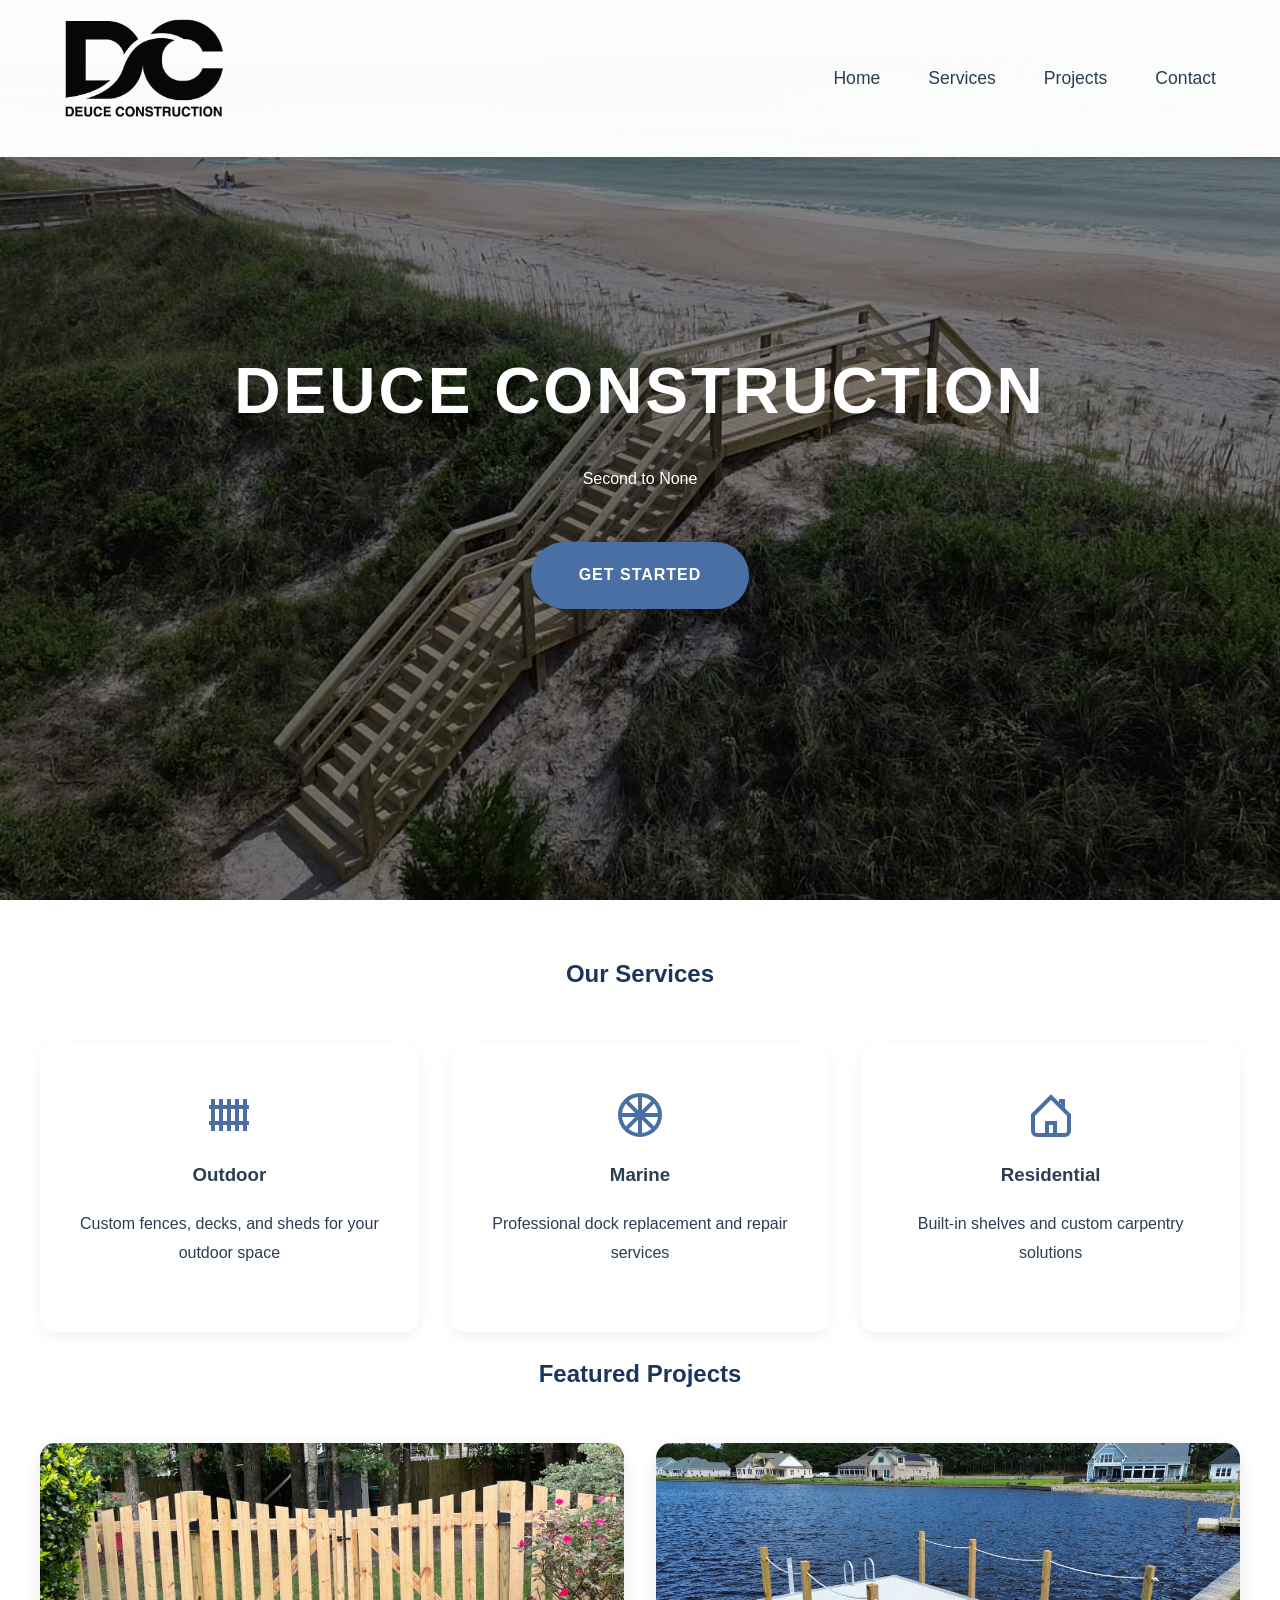
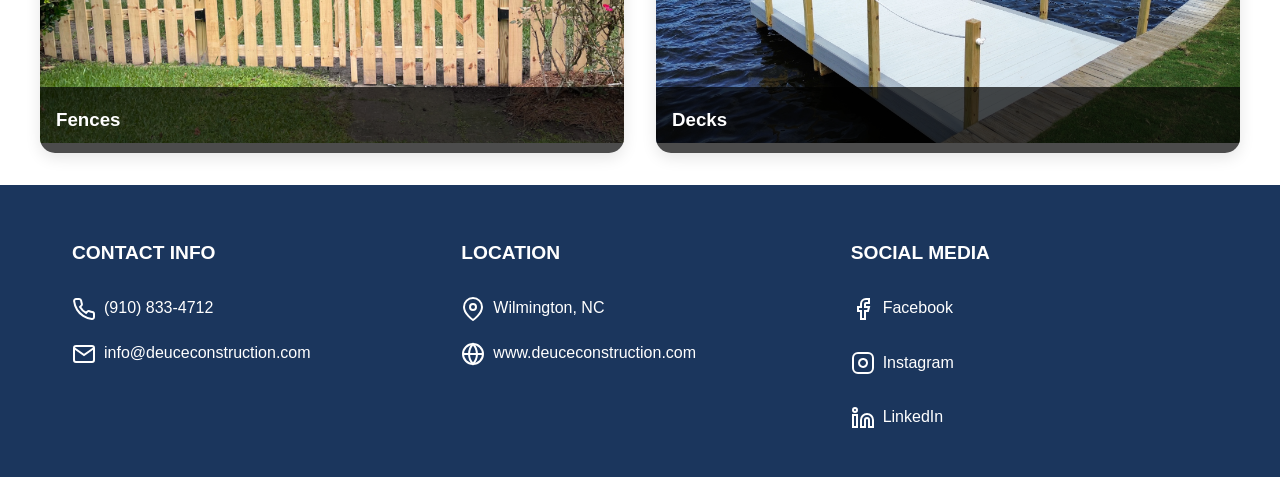
<file: index.html>
<!DOCTYPE html>
<html lang="en">
<head>
    <meta charset="UTF-8">
    <meta name="viewport" content="width=device-width, initial-scale=1.0">
    <title>Deuce Construction</title>
    <meta name="description" content="Deuce Construction - Second to None">
    <meta name="keywords" content="construction, carpentry, marine, outdoor, residential">
    <meta name="author" content="Deuce Construction">
    <link rel="icon" href="images/dc logo.png" type="image/png">
    <link rel="stylesheet" href="styles/main.css">
</head>
<body>
    <nav class="navbar">
        <div class="logo"><img src="images/dc logo.png" alt="DC" style="height: 100px; width: auto;"></div>
        <ul class="nav-links">
            <li><a href="#home">Home</a></li>
            <li><a href="#services">Services</a></li>
            <li><a href="#projects">Projects</a></li>
            <li><a href="#contact">Contact</a></li>
        </ul>
    </nav>

    <header id="home">
        <div class="hero-content">
            <h1>Deuce Construction</h1>
            <p>Second to None</p>
            <a href="#contact" class="cta-button">Get Started</a>
        </div>
    </header>

    <div class="container">
        <section id="services" class="services-section">
            <h2>Our Services</h2>
            <div class="services-grid">
                <div class="service-card">
                    <svg class="icon" viewBox="0 0 24 24" fill="none" stroke="currentColor" stroke-width="2">
                        <path d="M4 4v16M8 4v16M12 4v16M16 4v16M20 4v16"/>
                        <path d="M2 8h20M2 16h20"/>
                    </svg>
                    <h3>Outdoor</h3>
                    <p>Custom fences, decks, and sheds for your outdoor space</p>
                </div>
                <div class="service-card">
                    <svg class="icon" viewBox="0 0 24 24" fill="none" stroke="currentColor" stroke-width="2">
                        <path d="M12 2v20M2 12h20M4.93 4.93l14.14 14.14M19.07 4.93L4.93 19.07"/>
                        <circle cx="12" cy="12" r="10"/>
                    </svg>
                    <h3>Marine</h3>
                    <p>Professional dock replacement and repair services</p>
                </div>
                <div class="service-card">
                    <svg class="icon" viewBox="0 0 24 24" fill="none" stroke="currentColor" stroke-width="2">
                        <path d="M3 12l9-9 9 9v8a2 2 0 01-2 2H5a2 2 0 01-2-2v-8z"/>
                        <path d="M14 22v-6h-4v6"/>
                        <path d="M16 5h2v4"/>
                    </svg>
                    <h3>Residential</h3>
                    <p>Built-in shelves and custom carpentry solutions</p>
                </div>
            </div>
        </section>

        <section id="projects" class="projects-section">
            <h2>Featured Projects</h2>
            <div class="project-grid">
                <div class="project-card">
                    <img src="images/gate.jpg" alt="Rounded fence gate">
                    <h3>Fences</h3>
                </div>
                <div class="project-card">
                    <img src="images/white_dock.JPG" alt="White Dock">
                    <h3>Decks</h3>
                </div>
            </div>
        </section>
    </div>

    <footer id="contact">
        <div class="container">
            <div class="footer-content">
                <div class="footer-column">
                    <h3>CONTACT INFO</h3>
                    <p>
                        <svg class="icon" viewBox="0 0 24 24" fill="none" stroke="currentColor" stroke-width="2">
                            <path d="M22 16.92v3a2 2 0 01-2.18 2 19.79 19.79 0 01-8.63-3.07 19.5 19.5 0 01-6-6 19.79 19.79 0 01-3.07-8.67A2 2 0 014.11 2h3a2 2 0 012 1.72 12.84 12.84 0 00.7 2.81 2 2 0 01-.45 2.11L8.09 9.91a16 16 0 006 6l1.27-1.27a2 2 0 012.11-.45 12.84 12.84 0 002.81.7A2 2 0 0122 16.92z"/>
                        </svg>
                        <a href="tel:9108334712">(910) 833-4712</a>
                    </p>
                    <p>
                        <svg class="icon" viewBox="0 0 24 24" fill="none" stroke="currentColor" stroke-width="2">
                            <path d="M4 4h16c1.1 0 2 .9 2 2v12c0 1.1-.9 2-2 2H4c-1.1 0-2-.9-2-2V6c0-1.1.9-2 2-2z"/>
                            <polyline points="22,6 12,13 2,6"/>
                        </svg>
                        <a href="mailto:info@deuceconstruction.com">info@deuceconstruction.com</a>
                    </p>
                </div>
                <div class="footer-column">
                    <h3>LOCATION</h3>
                    <p>
                        <svg class="icon" viewBox="0 0 24 24" fill="none" stroke="currentColor" stroke-width="2">
                            <path d="M21 10c0 7-9 13-9 13s-9-6-9-13a9 9 0 0118 0z"/>
                            <circle cx="12" cy="10" r="3"/>
                        </svg>
                        Wilmington, NC
                    </p>
                    <p>
                        <svg class="icon" viewBox="0 0 24 24" fill="none" stroke="currentColor" stroke-width="2">
                            <circle cx="12" cy="12" r="10"/>
                            <path d="M2 12h20"/>
                            <path d="M12 2a15.3 15.3 0 014 10 15.3 15.3 0 01-4 10 15.3 15.3 0 01-4-10 15.3 15.3 0 014-10z"/>
                        </svg>
                        <a href="https://www.deuceconstruction.com" target="_blank">www.deuceconstruction.com</a>
                    </p>
                </div>
                <div class="footer-column">
                    <h3>SOCIAL MEDIA</h3>
                    <div class="social-icons">
                        <a href="https://www.facebook.com/deuceconstruction" target="_blank">
                            <svg class="icon" viewBox="0 0 24 24" fill="none" stroke="currentColor" stroke-width="2">
                                <path d="M18 2h-3a5 5 0 00-5 5v3H7v4h3v8h4v-8h3l1-4h-4V7a1 1 0 011-1h3z"/>
                            </svg>
                            Facebook
                        </a>
                        <a href="https://www.instagram.com/deuceconstruction" target="_blank">
                            <svg class="icon" viewBox="0 0 24 24" fill="none" stroke="currentColor" stroke-width="2">
                                <rect x="2" y="2" width="20" height="20" rx="5" ry="5"/>
                                <path d="M16 11.37A4 4 0 1112.63 8 4 4 0 0116 11.37z"/>
                                <line x1="17.5" y1="6.5" x2="17.51" y2="6.5"/>
                            </svg>
                            Instagram
                        </a>
                        <a href="https://www.linkedin.com/company/deuceconstruction" target="_blank">
                            <svg class="icon" viewBox="0 0 24 24" fill="none" stroke="currentColor" stroke-width="2">
                                <path d="M16 8a6 6 0 016 6v7h-4v-7a2 2 0 00-2-2 2 2 0 00-2 2v7h-4v-7a6 6 0 016-6z"/>
                                <rect x="2" y="9" width="4" height="12"/>
                                <circle cx="4" cy="4" r="2"/>
                            </svg>
                            LinkedIn
                        </a>
                    </div>
                </div>
            </div>
        </div>
    </footer>

</body>
</html>
</file>
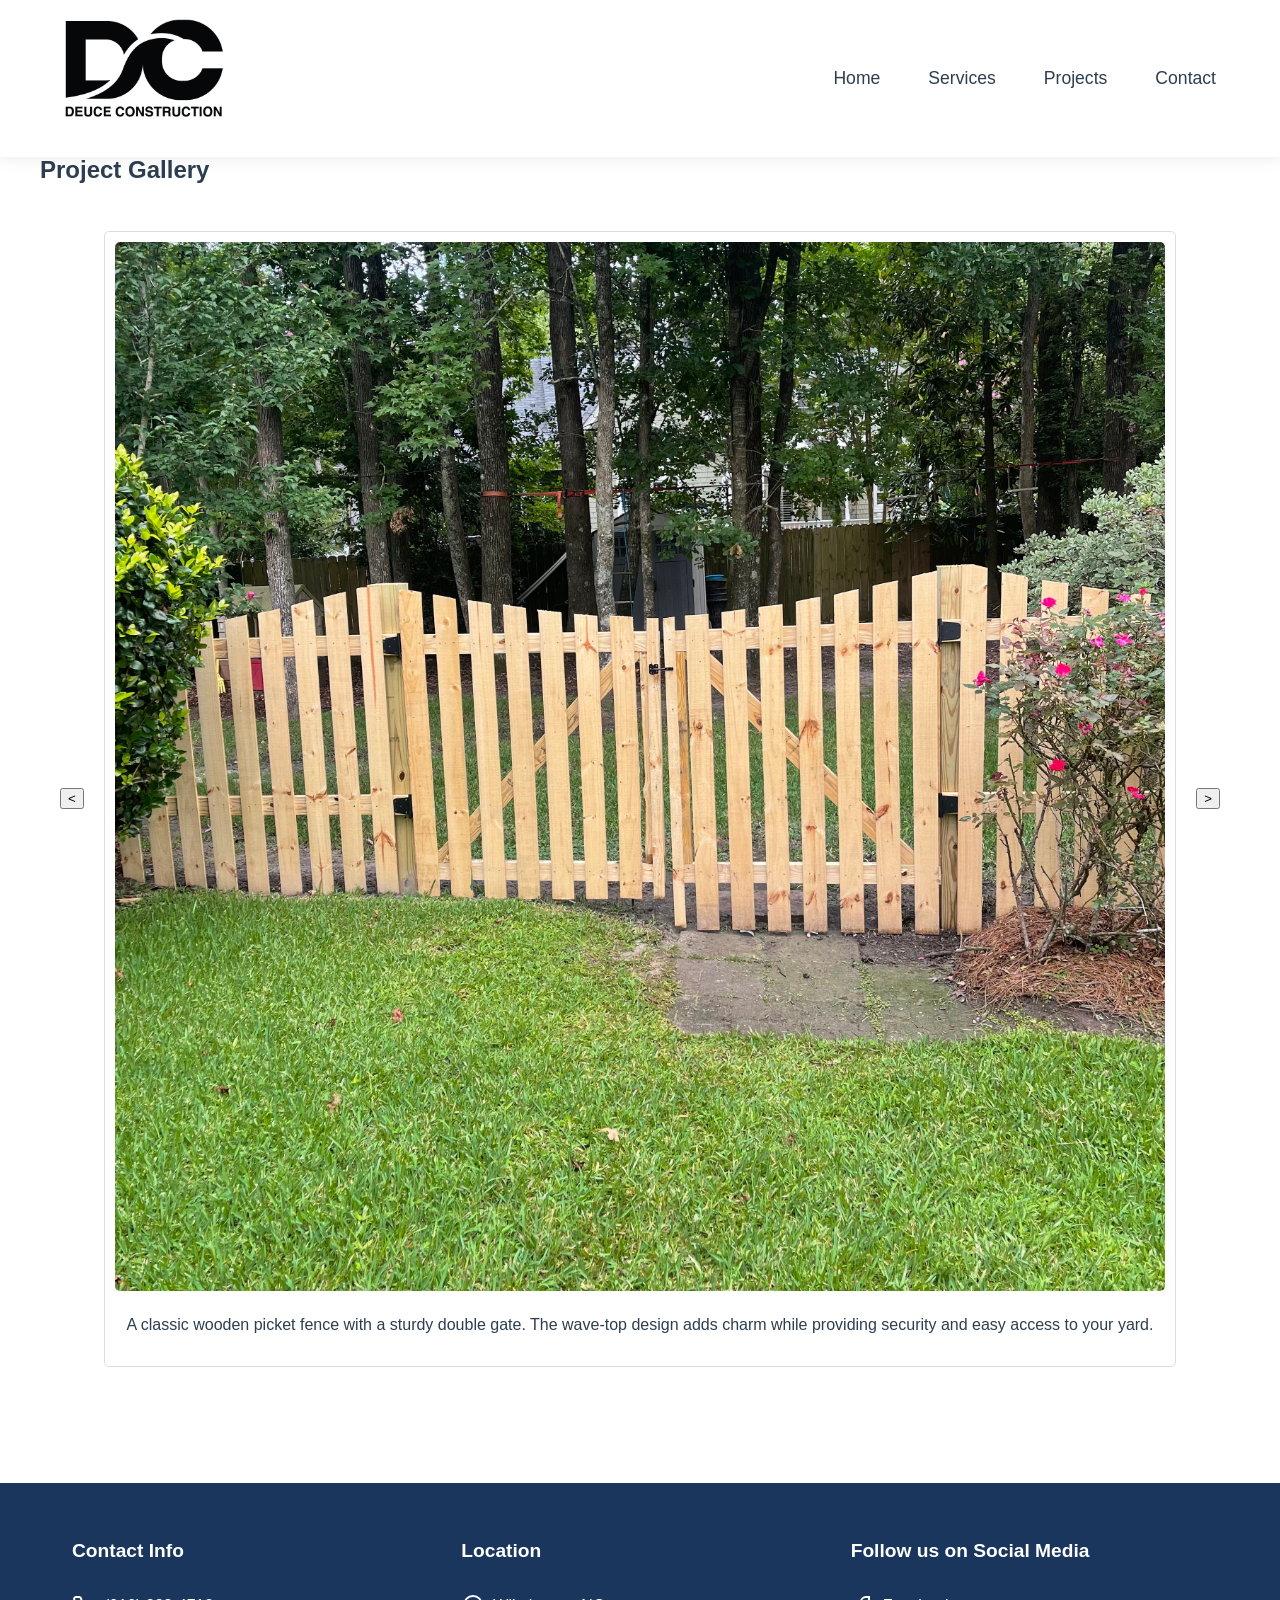
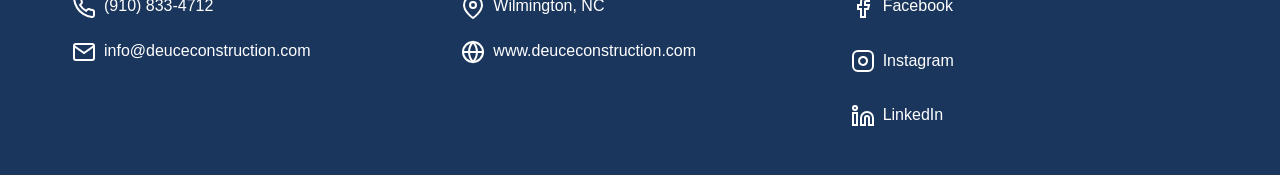
<file: projects.html>
<!DOCTYPE html>
<html lang="en">
<head>
    <meta charset="UTF-8">
    <meta name="viewport" content="width=device-width, initial-scale=1.0">
    <title>Project Gallery - Deuce Construction</title>
    <meta name="description" content="Deuce Construction - Second to None">
    <meta name="keywords" content="construction, carpentry, marine, outdoor, residential">
    <meta name="author" content="Deuce Construction">
    <link rel="icon" href="images/dc logo.png" type="image/png">
    <link rel="stylesheet" href="styles/main.css">
    <style>
        .gallery {
            display: grid;
            grid-template-columns: repeat(auto-fit, minmax(300px, 1fr));
            gap: 20px;
            padding: 20px;
        }
        .gallery-item {
            border: 1px solid #ddd;
            padding: 10px;
            border-radius: 5px;
        }
        .gallery-item img {
            width: 100%;
            height: auto;
            border-radius: 5px;
        }
        .gallery-item p {
            margin-top: 10px;
            text-align: center;
        }
        .gallery-section {
            padding: 6rem 0 4rem 0;
        }
    </style>
</head>
<body>
    <nav class="navbar">
        <div class="logo"><img src="images/dc logo.png" alt="DC" style="height: 100px; width: auto;"></div>
        <ul class="nav-links">
            <li><a href="index.html">Home</a></li>
            <li><a href="index.html#services">Services</a></li>
            <li><a href="projects.html">Projects</a></li>
            <li><a href="#contact">Contact</a></li>
        </ul>
    </nav>

    <div class="container">
        <section class="gallery-section">
            <h1>Project Gallery</h1>
            <div class="gallery" style="display: flex; align-items: center;">
                <button class="nav-button prev" onclick="showPrevious()">&lt;</button>
                <div class="gallery-item" style="display: none;">
                    <img src="images/gate.jpg" alt="Project one">
                    <p>A classic wooden picket fence with a sturdy double gate. The wave-top design adds charm while providing security and easy access to your yard.</p>
                </div>
                <div class="gallery-item" style="display: none;">
                    <img src="images/small_deck.JPG" alt="Project two">
                    <p>This compact waterfront deck is built with durable composite decking for a clean, low-maintenance finish. A built-in bench with simple horizontal slats provides comfortable seating</p>
                </div>
                <button class="nav-button next" onclick="showNext()">&gt;</button>
            </div>
        </section>
    </div>
    <script>
        let currentIndex = 0;
        const items = document.querySelectorAll('.gallery-item');
        
        function showItem(index) {
            items.forEach(item => item.style.display = 'none');
            items[index].style.display = 'block';
        }
        
        function showNext() {
            currentIndex = (currentIndex + 1) % items.length;
            showItem(currentIndex);
        }
        
        function showPrevious() {
            currentIndex = (currentIndex - 1 + items.length) % items.length;
            showItem(currentIndex);
        }
        
        // Show first item initially
        showItem(0);
    </script>

    <footer id="contact">
        <div class="container">
            <div class="footer-content">
                <div class="footer-column">
                    <h3>Contact Info</h3>
                    <p>
                        <svg class="icon" viewBox="0 0 24 24" fill="none" stroke="currentColor" stroke-width="2">
                            <path d="M22 16.92v3a2 2 0 01-2.18 2 19.79 19.79 0 01-8.63-3.07 19.5 19.5 0 01-6-6 19.79 19.79 0 01-3.07-8.67A2 2 0 014.11 2h3a2 2 0 012 1.72 12.84 12.84 0 00.7 2.81 2 2 0 01-.45 2.11L8.09 9.91a16 16 0 006 6l1.27-1.27a2 2 0 012.11-.45 12.84 12.84 0 002.81.7A2 2 0 0122 16.92z"/>
                        </svg>
                        <a href="tel:9108334712">(910) 833-4712</a>
                    </p>
                    <p>
                        <svg class="icon" viewBox="0 0 24 24" fill="none" stroke="currentColor" stroke-width="2">
                            <path d="M4 4h16c1.1 0 2 .9 2 2v12c0 1.1-.9 2-2 2H4c-1.1 0-2-.9-2-2V6c0-1.1.9-2 2-2z"/>
                            <polyline points="22,6 12,13 2,6"/>
                        </svg>
                        <a href="mailto:info@deuceconstruction.com">info@deuceconstruction.com</a>
                    </p>
                </div>
                <div class="footer-column">
                    <h3>Location</h3>
                    <p>
                        <svg class="icon" viewBox="0 0 24 24" fill="none" stroke="currentColor" stroke-width="2">
                            <path d="M21 10c0 7-9 13-9 13s-9-6-9-13a9 9 0 0118 0z"/>
                            <circle cx="12" cy="10" r="3"/>
                        </svg>
                        Wilmington, NC
                    </p>
                    <p>
                        <svg class="icon" viewBox="0 0 24 24" fill="none" stroke="currentColor" stroke-width="2">
                            <circle cx="12" cy="12" r="10"/>
                            <path d="M2 12h20"/>
                            <path d="M12 2a15.3 15.3 0 014 10 15.3 15.3 0 01-4 10 15.3 15.3 0 01-4-10 15.3 15.3 0 014-10z"/>
                        </svg>
                        <a href="https://www.deuceconstruction.com" target="_blank">www.deuceconstruction.com</a>
                    </p>
                </div>
                <div class="footer-column">
                    <h3>Follow us on Social Media</h3>
                  
                    <div class="social-icons">
                        <a href="https://www.facebook.com/deuceconstruction" target="_blank">
                            <svg class="icon" viewBox="0 0 24 24" fill="none" stroke="currentColor" stroke-width="2">
                                <path d="M18 2h-3a5 5 0 00-5 5v3H7v4h3v8h4v-8h3l1-4h-4V7a1 1 0 011-1h3z"/>
                            </svg>
                            Facebook
                        </a>
                        <a href="https://www.instagram.com/deuceconstruction" target="_blank">
                            <svg class="icon" viewBox="0 0 24 24" fill="none" stroke="currentColor" stroke-width="2">
                                <rect x="2" y="2" width="20" height="20" rx="5" ry="5"/>
                                <path d="M16 11.37A4 4 0 1112.63 8 4 4 0 0116 11.37z"/>
                                <line x1="17.5" y1="6.5" x2="17.51" y2="6.5"/>
                            </svg>
                            Instagram
                        </a>
                        <a href="https://www.linkedin.com/in/DeuceConstruction" target="_blank">
                            <svg class="icon" viewBox="0 0 24 24" fill="none" stroke="currentColor" stroke-width="2">
                                <path d="M16 8a6 6 0 016 6v7h-4v-7a2 2 0 00-2-2 2 2 0 00-2 2v7h-4v-7a6 6 0 016-6z"/>
                                <rect x="2" y="9" width="4" height="12"/>
                                <circle cx="4" cy="4" r="2"/>
                            </svg>
                            LinkedIn
                        </a>
                    </div>
                </div>
            </div>
        </div>
    </footer>
</body>
</html>
</file>
<file: styles/main.css>
:root {
    --primary-color: #1B365D;    /* Navy blue */
    --secondary-color: #ffffff;   /* White */
    --accent-color: #4A6FA5;     /* Lighter navy blue */
    --text-color: #2C3E50;       /* Dark gray-blue */
    --gray-light: #F5F7FA;       /* Light gray */
    --gray-dark: #2F4356;        /* Dark gray-blue */
    --transition: all 0.3s ease-in-out;
}

body {
    font-family: 'Poppins', sans-serif;
    line-height: 1.8;
    margin: 0;
    padding: 0;
    color: var(--text-color);
    scroll-behavior: smooth;
}

.navbar {
    position: fixed;
    width: 100%;
    background: rgba(255, 255, 255, 0.98);
    padding: 1.2rem 0;
    box-shadow: 0 2px 15px rgba(0,0,0,0.08);
    z-index: 1000;
    transition: var(--transition);
    display: flex;
    justify-content: space-between;
    align-items: center;
}

.navbar .logo {
    font-size: 2rem;
    font-weight: 700;
    color: var(--primary-color);
    margin-left: 4rem;
    text-transform: uppercase;
    letter-spacing: 2px;
}

.nav-links {
    display: flex;
    list-style: none;
    margin-right: 4rem;
    gap: 3rem;
    align-items: center;
}

.nav-links a {
    text-decoration: none;
    color: var(--text-color);
    font-weight: 500;
    font-size: 1.1rem;
    transition: var(--transition);
    position: relative;
}

.nav-links a::after {
    content: '';
    position: absolute;
    bottom: -5px;
    left: 0;
    width: 0;
    height: 2px;
    background: var(--accent-color);
    transition: var(--transition);
}

.nav-links a:hover::after {
    width: 100%;
}

header {
    background: linear-gradient(rgba(0,0,0,0.5), rgba(0,0,0,0.5)), url('../images/dune_bridge1.PNG');
    background-size: cover;
    background-position: center;
    background-repeat: no-repeat;
    height: 100vh;
    display: flex;
    align-items: center;
    justify-content: center;
    text-align: center;
    color: white;
}

.hero-content {
    padding: 2rem;
    animation: fadeIn 1s ease-in;
}

.hero-content h1 {
    font-size: 4rem;
    font-weight: 700;
    margin-bottom: 1rem;
    text-transform: uppercase;
    letter-spacing: 3px;
}

.cta-button {
    display: inline-block;
    padding: 1.2rem 3rem;
    background-color: var(--accent-color);
    color: white;
    text-decoration: none;
    border-radius: 50px;
    font-weight: 600;
    margin-top: 2rem;
    transition: var(--transition);
    text-transform: uppercase;
    letter-spacing: 1px;
}

.cta-button:hover {
    transform: translateY(-3px);
    box-shadow: 0 10px 20px rgba(0,0,0,0.2);
    background-color: #d35400;
}

.container {
    max-width: 1200px;
    margin: 0 auto;
    padding: 2rem 2rem;
}

.services-grid {
    display: grid;
    grid-template-columns: repeat(auto-fit, minmax(300px, 1fr));
    gap: 2rem;
    margin-top: 3rem;
}

.service-card {
    background: var(--secondary-color);
    padding: 3rem 2rem;
    border-radius: 15px;
    text-align: center;
    transition: var(--transition);
    box-shadow: 0 5px 15px rgba(0,0,0,0.05);
}

.service-card:hover {
    transform: translateY(-10px);
    box-shadow: 0 15px 30px rgba(0,0,0,0.1);
}

.service-card:hover .icon {
    transform: scale(1.1);
    transition: var(--transition);
}

.service-card i {
    font-size: 3rem;
    color: var(--accent-color);
    margin-bottom: 1.5rem;
}

.icon {
    width: 48px;
    height: 48px;
    margin: 0 auto 1rem;
    display: block;
    stroke: var(--accent-color);
}

.project-grid {
    display: grid;
    grid-template-columns: repeat(auto-fit, minmax(350px, 1fr));
    gap: 2rem;
    margin-top: 3rem;
}

.project-card {
    position: relative;
    overflow: hidden;
    border-radius: 15px;
    box-shadow: 0 5px 15px rgba(0,0,0,0.1);
    transition: var(--transition);
}

.project-card:hover {
    transform: translateY(-5px);
    box-shadow: 0 15px 30px rgba(0,0,0,0.2);
}

.project-card img {
    width: 100%;
    height: 300px;
    object-fit: cover;
    transition: var(--transition);
}

.project-card:hover img {
    transform: scale(1.1);
}

.project-card h3 {
    position: absolute;
    bottom: 0;
    width: 100%;
    padding: 1rem;
    background: rgba(0,0,0,0.7);
    color: white;
    margin: 0;
}

footer {
    background-color: var(--primary-color);
    color: white;
    padding: 0 0;
}

.footer-content {
    display: grid;
    grid-template-columns: repeat(3, 1fr);
    gap: 2rem;
    max-width: 1200px;
    margin: 0 auto;
    padding: 0 2rem;
}

.footer-column {
    text-align: left;
}

.footer-column h3 {
    color: var(--secondary-color);
    margin-bottom: 1.5rem;
    font-size: 1.2rem;
}

.footer-column p {
    display: flex;
    align-items: center;
    gap: 0.5rem;
    margin-bottom: 0.8rem;
}

.footer-column a {
    color: var(--secondary-color);
    text-decoration: none;
    transition: var(--transition);
}

.footer-column a:hover {
    opacity: 0.8;
}

.footer-column .icon {
    width: 24px;
    height: 24px;
    margin: 0;
    stroke: var(--secondary-color);
}

.social-icons {
    display: flex;
    flex-direction: column;
    gap: 0.8rem;
}

.social-icons a {
    display: flex;
    align-items: center;
    gap: 0.5rem;
    margin-bottom: 0.8rem;
}

h2 {
    text-align: center;
    color: var(--primary-color);
    margin-bottom: 2rem;
}

.about-section {
    padding: 6rem 0 4rem 0;
}

.about-content {
    max-width: 1000px;
    margin: 0 auto;
}

.about-text h3 {
    color: var(--primary-color);
    margin-top: 2rem;
    margin-bottom: 1rem;
}

.team-profiles {
    display: grid;
    grid-template-columns: repeat(auto-fit, minmax(250px, 1fr));
    gap: 2rem;
    margin-top: 2rem;
}

.team-member {
    text-align: center;
    padding: 1.5rem;
    background: var(--gray-light);
    border-radius: 10px;
    box-shadow: 0 3px 10px rgba(0,0,0,0.1);
}

.team-member a {
    display: inline-block;
    transition: var(--transition);
}

.team-member a:hover .team-photo {
    transform: scale(1.05);
    box-shadow: 0 5px 15px rgba(0,0,0,0.2);
}

.team-photo {
    width: 120px;
    height: 120px;
    border-radius: 50%;
    object-fit: cover;
    margin-bottom: 1rem;
    border: 3px solid var(--primary-color);
    transition: var(--transition);
    cursor: pointer;
}

.team-member h4 {
    color: var(--primary-color);
    margin-bottom: 0.5rem;
    font-size: 1.2rem;
}

.team-member p:first-of-type {
    font-weight: 600;
    color: var(--accent-color);
    margin-bottom: 1rem;
}

.reviews-section {
    padding: 6rem 0 4rem 0;
    text-align: center;
}

.reviews-grid {
    display: grid;
    grid-template-columns: repeat(auto-fit, minmax(350px, 1fr));
    gap: 2rem;
    margin-top: 3rem;
    max-width: 1200px;
    margin-left: auto;
    margin-right: auto;
}

.review-card {
    background: var(--secondary-color);
    padding: 2.5rem 2rem;
    border-radius: 15px;
    box-shadow: 0 8px 25px rgba(0,0,0,0.1);
    border: 1px solid var(--gray-light);
    transition: var(--transition);
    text-align: center;
}

.review-card:hover {
    transform: translateY(-5px);
    box-shadow: 0 15px 35px rgba(0,0,0,0.15);
}

.stars {
    color: #ffd700;
    font-size: 1.5rem;
    margin-bottom: 1.5rem;
    letter-spacing: 2px;
}

.review-card p {
    font-style: italic;
    color: var(--text-color);
    line-height: 1.6;
    margin-bottom: 1.5rem;
    font-size: 1.1rem;
}

.review-card h4 {
    color: var(--primary-color);
    font-weight: 600;
    margin: 0;
    font-size: 1rem;
}

@media (max-width: 768px) {
    .navbar {
        padding: 0.8rem 0;
    }

    .navbar .logo img {
        height: 60px;  /* Smaller logo on mobile */
        margin-left: 1rem;
    }

    .nav-links {
        display: none;
    }

    .hero-content {
        padding: 1rem;
    }

    .hero-content h1 {
        font-size: 2.5rem;
    }

    .hero-content p {
        font-size: 1.1rem;
    }

    .container {
        padding: 2rem 1rem;
    }

    .services-grid {
        grid-template-columns: 1fr;
        gap: 1.5rem;
    }

    .service-card {
        padding: 2rem 1.5rem;
    }

    .project-grid {
        grid-template-columns: 1fr;
    }

    .project-card {
        margin: 0 1rem;
    }

    .footer-content {
        grid-template-columns: 1fr;
        text-align: center;
        gap: 2rem;
    }

    .footer-column {
        text-align: center;
        padding: 0 1rem;
    }

    .footer-column p, 
    .social-icons a {
        justify-content: center;
        font-size: 0.9rem;
    }

    .footer-column h3 {
        font-size: 1.1rem;
    }

    .social-icons {
        align-items: center;
    }

    .cta-button {
        padding: 1rem 2rem;
        font-size: 0.9rem;
    }

    .team-photo {
        width: 100px;
        height: 100px;
    }
    
    .team-profiles {
        grid-template-columns: 1fr;
    }

    .reviews-grid {
        grid-template-columns: 1fr;
        gap: 1.5rem;
    }
    
    .review-card {
        padding: 2rem 1.5rem;
    }

    header {
        background-attachment: scroll;
        min-height: 100vh;
        min-height: -webkit-fill-available;
        background-size: cover;
        background-position: center top;
    }
}

@supports (-webkit-touch-callout: none) {
    header {
        background-attachment: scroll;
        height: 100vh;
        height: -webkit-fill-available;
        background-size: cover;
        background-position: center;
    }
}

@media (hover: none) {
    .nav-links a,
    .footer-column a,
    .cta-button {
        padding: 0.8rem;
    }
    
    .service-card,
    .project-card {
        cursor: pointer;
        -webkit-tap-highlight-color: transparent;
    }
}

@keyframes fadeIn {
    from {
        opacity: 0;
        transform: translateY(20px);
    }
    to {
        opacity: 1;
        transform: translateY(0);
    }
}
</file>
